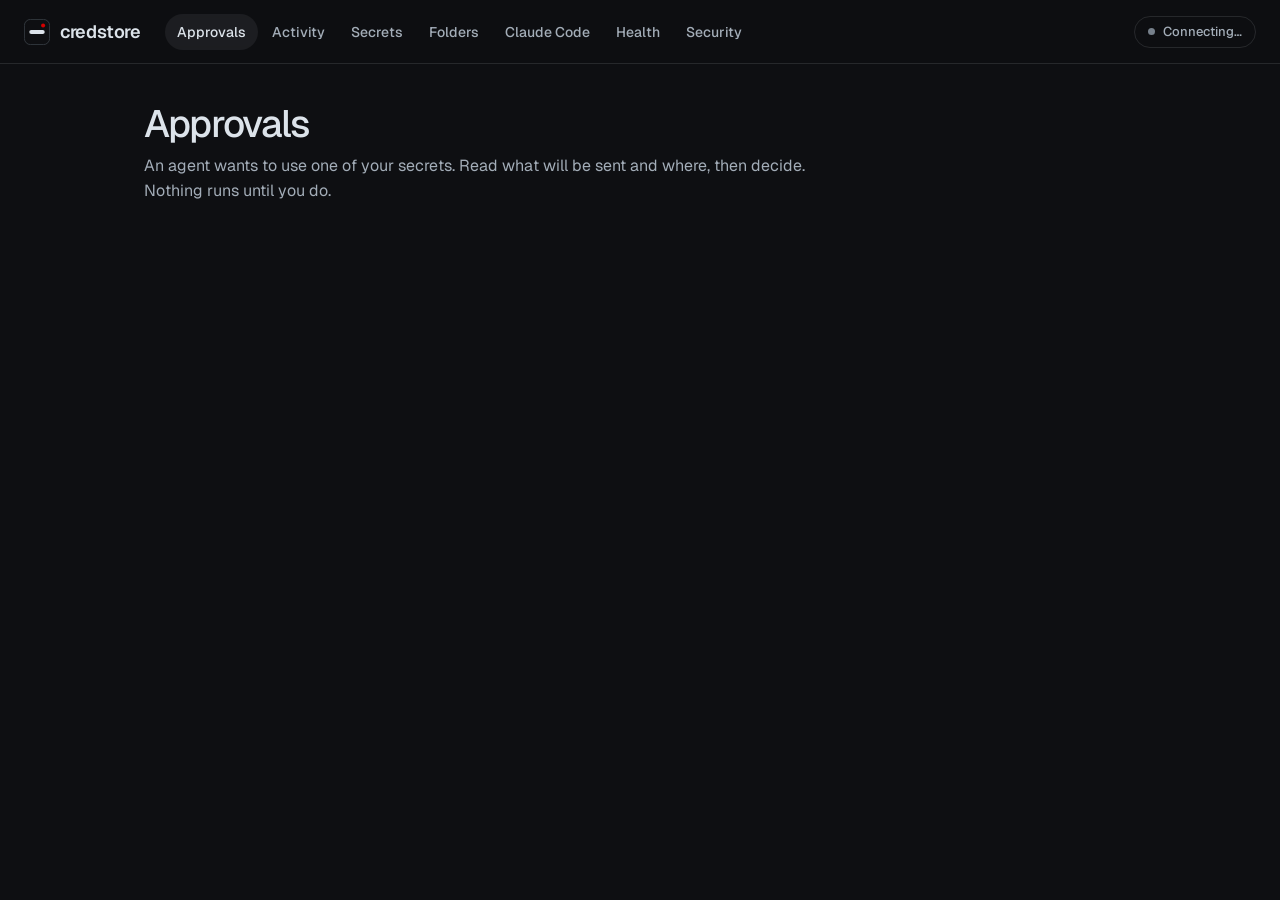
<file: app/ui/index.html>
<!doctype html>
<html lang="en">
<head>
<meta charset="utf-8">
<meta name="viewport" content="width=device-width, initial-scale=1">
<title>credstore</title>
<link rel="stylesheet" href="style.css">
</head>
<body>
<svg width="0" height="0" style="position:absolute" aria-hidden="true">
  <defs>
    <symbol id="mark" viewBox="0 0 64 64">
      <rect x="1" y="1" width="62" height="62" rx="15" fill="#0E0F12" stroke="#3A4048" stroke-width="2"/>
      <rect x="13" y="27" width="38" height="10" rx="5" fill="#DCE3EA"/>
      <circle cx="47" cy="16" r="5" fill="#D40000"/>
    </symbol>
    <symbol id="i-check" viewBox="0 0 16 16"><path d="M3 8.5l3 3 7-7" fill="none" stroke="currentColor" stroke-width="1.8" stroke-linecap="round" stroke-linejoin="round"/></symbol>
    <symbol id="i-x" viewBox="0 0 16 16"><path d="M4 4l8 8M12 4l-8 8" fill="none" stroke="currentColor" stroke-width="1.6" stroke-linecap="round"/></symbol>
    <symbol id="i-lock" viewBox="0 0 16 16"><rect x="3" y="7" width="10" height="7" rx="1.5" fill="none" stroke="currentColor" stroke-width="1.5"/><path d="M5.5 7V5a2.5 2.5 0 0 1 5 0v2" fill="none" stroke="currentColor" stroke-width="1.5"/></symbol>
    <symbol id="i-plus" viewBox="0 0 16 16"><path d="M8 3v10M3 8h10" fill="none" stroke="currentColor" stroke-width="1.7" stroke-linecap="round"/></symbol>
    <symbol id="i-folder" viewBox="0 0 16 16"><path d="M2 4.5a1 1 0 0 1 1-1h3l1.5 1.5H13a1 1 0 0 1 1 1V12a1 1 0 0 1-1 1H3a1 1 0 0 1-1-1z" fill="none" stroke="currentColor" stroke-width="1.4" stroke-linejoin="round"/></symbol>
  </defs>
</svg>

<header class="top">
  <div class="brand"><svg aria-hidden="true"><use href="#mark"/></svg><span>credstore</span></div>
  <nav class="nav" aria-label="Sections">
    <button data-mod="approvals" aria-current="page">Approvals <span class="badge" id="badge" hidden>0</span></button>
    <button data-mod="activity">Activity</button>
    <button data-mod="secrets">Secrets</button>
    <button data-mod="folders">Folders</button>
    <button data-mod="claude">Claude Code</button>
    <button data-mod="health">Health</button>
    <button data-mod="security">Security</button>
  </nav>
  <div class="status">
    <span class="pill" id="service-pill"><span class="dot" id="service-dot"></span><span id="service-text">Connecting…</span></span>
    <span class="pill" id="vault-pill" hidden><span class="dot" id="vault-dot"></span><span id="vault-text"></span></span>
    <button class="pill" id="lock" hidden><svg width="14" height="14" aria-hidden="true"><use href="#i-lock"/></svg>Lock</button>
  </div>
</header>

<main>
  <!-- Shown on every page while the daemon cannot be reached. -->
  <div class="box notice alert" id="unreachable" hidden>
    <span class="dot red"></span>
    <p><strong>credstore's service is not reachable.</strong> <span id="unreachable-detail"></span></p>
    <div class="acts"><button class="btn sm" id="retry">Try again</button><button class="btn sm primary" data-goto="health">Open Health</button></div>
  </div>

  <!-- ================= FIRST RUN ================= -->
  <!-- Opens by itself on first launch while setup is not finished; Health can reopen it. -->
  <section class="module" id="m-welcome" hidden>
    <div class="head"><div><h1>Set up credstore</h1><p class="lede">Your agents will use your API keys without ever seeing them. Two steps, and one more if you want it; each can be done again later.</p></div></div>
    <ol class="steps" id="steps"></ol>
    <div class="guide-foot">
      <button class="btn" id="guide-later" type="button">Finish later</button>
      <span class="grow msg" id="guide-msg"></span>
      <button class="btn primary" id="guide-done" type="button" disabled>Add your first secret</button>
    </div>
  </section>

  <!-- ================= APPROVALS ================= -->
  <section class="module" id="m-approvals">
    <div class="head"><div><h1>Approvals</h1><p class="lede">An agent wants to use one of your secrets. Read what will be sent and where, then decide. Nothing runs until you do.</p></div></div>
    <div class="connect-slot"></div>
    <div id="requests"></div>
    <div class="box idle" id="idle" hidden><span class="dot on"></span>No requests waiting. credstore keeps running in the tray; when an agent asks, the request appears at the top of your screen.</div>
    <div id="refused"></div>
    <p class="msg" id="approvals-msg"></p>
  </section>

  <!-- ================= ACTIVITY ================= -->
  <section class="module" id="m-activity" hidden>
    <div class="head"><div><h1>Activity</h1><p class="lede">Every request an agent made, what was decided, and what ran, from credstore's audit log. Values never appear here.</p></div></div>
    <div class="connect-slot"></div>
    <div id="activity-body" hidden>
      <div class="toolbar">
        <div class="segs" role="group" aria-label="Show" id="activity-filter">
          <button class="seg" data-f="all" aria-pressed="true">All</button>
          <button class="seg" data-f="approved" aria-pressed="false">Approved</button>
          <button class="seg" data-f="denied" aria-pressed="false">Denied</button>
          <button class="seg" data-f="refused" aria-pressed="false">Refused</button>
          <button class="seg" data-f="changes" aria-pressed="false">Changes</button>
        </div>
      </div>
      <div class="box">
        <table>
          <thead><tr><th class="label">Time</th><th class="label">Outcome</th><th class="label">Request</th><th class="label">Secret</th></tr></thead>
          <tbody id="activity-rows"></tbody>
        </table>
        <p class="empty" id="activity-empty" hidden>Nothing here yet.</p>
      </div>
    </div>
  </section>

  <!-- ================= SECRETS ================= -->
  <section class="module" id="m-secrets" hidden>
    <div class="head">
      <div><h1>Secrets</h1><p class="lede">Agents see only names and descriptions. Values go in once and never come back out.</p></div>
      <div class="actions"><button class="btn" id="add-secret"><svg width="14" height="14" aria-hidden="true"><use href="#i-plus"/></svg>Add secret</button></div>
    </div>

    <form class="box" id="vault-form" hidden>
      <div class="sec">
        <h2>Create your vault</h2>
        <p class="help">The passphrase encrypts every secret and confirms every approval. At least 12 characters. It cannot be recovered, so keep it somewhere safe.</p>
        <div class="grid2 gap-top">
          <div><label class="label field-l" for="vault-pass">Passphrase</label><input class="input" id="vault-pass" type="password" autocomplete="new-password" required></div>
          <div><label class="label field-l" for="vault-repeat">Repeat it</label><input class="input" id="vault-repeat" type="password" autocomplete="new-password" required></div>
        </div>
      </div>
      <div class="savebar"><span class="grow msg" id="vault-msg"></span><button class="btn primary">Create vault</button></div>
    </form>

    <form class="box" id="secret-form" hidden>
      <div class="sec">
        <h2 id="secret-form-title">Add a secret</h2>
        <p class="help">Agents refer to it by name. The value is encrypted at once and never shown again, here or anywhere.</p>
        <div class="grid2 gap-top">
          <div><label class="label field-l" for="secret-name">Name</label><input class="input mono" id="secret-name" placeholder="STRIPE_KEY" autocomplete="off" spellcheck="false" required></div>
          <div><label class="label field-l" for="secret-desc">Description · agents see this</label><input class="input" id="secret-desc" placeholder="What it is for" autocomplete="off"></div>
        </div>
        <div class="gap-top"><label class="label field-l" for="secret-value">Value</label><input class="input mono" id="secret-value" type="password" autocomplete="off" required></div>
      </div>
      <div class="savebar">
        <span class="grow msg" id="secret-msg"></span>
        <input class="input" id="secret-pass" type="password" autocomplete="off" placeholder="Passphrase to save" aria-label="Passphrase to save" required>
        <button class="btn" type="button" id="secret-cancel">Cancel</button><button class="btn primary">Save</button>
      </div>
    </form>

    <p class="msg" id="secrets-msg"></p>
    <div class="connect-slot"></div>
    <div class="box empty-box" id="no-secrets" hidden>No secrets yet. Add one, then tell your agent its name.</div>
    <div class="split" id="secrets-split" hidden>
      <div class="box slist" id="secret-list"></div>
      <div id="secret-detail"></div>
    </div>
  </section>

  <!-- ================= FOLDERS ================= -->
  <section class="module" id="m-folders" hidden>
    <div class="head"><div><h1>Folders</h1><p class="lede">Approved commands run as credstore's service account, inside a sandbox that can only work in folders you grant here. You own your project folders, so no admin rights are needed.</p></div></div>
    <div class="box pad">
      <div class="folder-row">
        <div class="input mono folder" id="folder-shown"><svg width="16" height="16" aria-hidden="true"><use href="#i-folder"/></svg><span id="folder-path">No folder chosen</span></div>
        <button class="btn" id="pick-folder">Choose a folder</button>
      </div>
      <div id="grant-plan" hidden>
        <p class="plan-intro">credstore will run, as you:</p>
        <pre class="cmd" id="grant-commands"></pre>
        <div class="right"><button class="btn primary" id="grant-go">Grant access</button></div>
      </div>
      <p class="msg" id="grant-msg"></p>
    </div>
  </section>

  <!-- ================= CLAUDE CODE ================= -->
  <section class="module" id="m-claude" hidden>
    <div class="head"><div><h1>Claude Code</h1><p class="lede">Lets Claude Code ask credstore for secrets, and stops it from reading <code>.env</code> files or credstore's own files directly.</p></div></div>
    <div class="box">
      <ul class="checks" id="claude-state"></ul>
      <div class="decide"><span class="hint">Your other Claude Code settings are kept.</span><p class="msg" id="claude-msg"></p><button class="btn primary" id="claude-connect">Connect Claude Code</button></div>
    </div>
  </section>

  <!-- ================= HEALTH ================= -->
  <section class="module" id="m-health" hidden>
    <div class="head"><div><h1>Health</h1><p class="lede">Checks the service, your access, file permissions and what protects your secrets on this machine.</p></div></div>
    <div class="box">
      <form class="decide flat" id="doctor-form">
        <input class="input" id="doctor-pass" type="password" autocomplete="off" placeholder="Passphrase, optional: adds the sandbox and hardening report" aria-label="Passphrase">
        <button class="btn primary">Run check</button>
        <p class="msg" id="doctor-summary"></p>
      </form>
      <ul class="checks sep" id="doctor-checks" hidden></ul>
    </div>
    <div class="box notice">
      <span class="dot"></span>
      <p>Setting up again on this computer, or after a reinstall? The setup guide walks through the vault, Claude Code and Windows Hello.</p>
      <div class="acts"><button class="btn sm" id="open-guide" type="button">Open the setup guide</button></div>
    </div>
  </section>

  <!-- ================= SECURITY ================= -->
  <section class="module" id="m-security" hidden>
    <div class="head"><div><h1>Security</h1><p class="lede">How you prove it's you, and how long the vault stays open.</p></div></div>
    <div class="box" id="hello-box" hidden>
      <div class="row">
        <div><h2>Approve with Windows Hello</h2><p>While the vault is unlocked, confirm requests with your face, fingerprint or PIN instead of the passphrase. Unlocking, changing secrets and changing these settings still need the passphrase.</p></div>
        <button class="switch" id="hello" role="switch" aria-checked="false" aria-label="Approve with Windows Hello"></button>
      </div>
      <p class="help row-msg" id="hello-note"></p>
      <p class="msg row-msg" id="hello-msg"></p>
    </div>
    <div class="connect-slot"></div>
    <div class="box" id="timers" hidden>
      <div class="row"><div><h2>Lock the vault after</h2><p>When nothing has used it for this long. Unlocking needs the passphrase again.</p></div><select class="input" id="t-idle" data-key="session_idle_secs" aria-label="Lock the vault after"></select></div>
      <div class="row"><div><h2>Approvals for a while last at most</h2><p>The longest "approve for a while" you can give. A secret's own rules can only shorten it.</p></div><select class="input" id="t-grant" data-key="grant_ttl_secs" aria-label="Approvals for a while last at most"></select></div>
      <div class="row"><div><h2>Requests wait for you</h2><p>After this, a request nobody answered is denied.</p></div><select class="input" id="t-wait" data-key="approval_timeout_secs" aria-label="Requests wait for you"></select></div>
      <p class="msg row-msg" id="timers-msg"></p>
    </div>
    <p class="fineprint" id="policy-path"></p>
  </section>
</main>

<!-- Passphrase prompt for changes (the passphrase is never kept). -->
<dialog id="ask">
  <form method="dialog" id="ask-form">
    <h2 id="ask-title">Confirm with your passphrase</h2>
    <p class="help" id="ask-text"></p>
    <input class="input" id="ask-pass" type="password" autocomplete="off" aria-label="Passphrase">
    <p class="msg" id="ask-msg"></p>
    <div class="dialog-acts"><button class="btn" type="button" id="ask-cancel">Cancel</button><button class="btn primary" id="ask-ok">Confirm</button></div>
  </form>
</dialog>

<template id="connect-tpl">
  <form class="box connect">
    <div class="sec">
      <h2>Show live requests and activity</h2>
      <p class="help">Confirm it's you once. The app keeps the connection open and never stores your passphrase.</p>
      <div class="connect-row">
        <input class="input" type="password" autocomplete="off" placeholder="Passphrase" aria-label="Passphrase">
        <button class="btn primary" value="pass">Connect</button>
        <button class="btn hello-btn" type="button" hidden>Use Windows Hello</button>
      </div>
      <p class="msg"></p>
    </div>
  </form>
</template>

<script src="shared.js"></script>
<script src="app.js"></script>
</body>
</html>
</file>
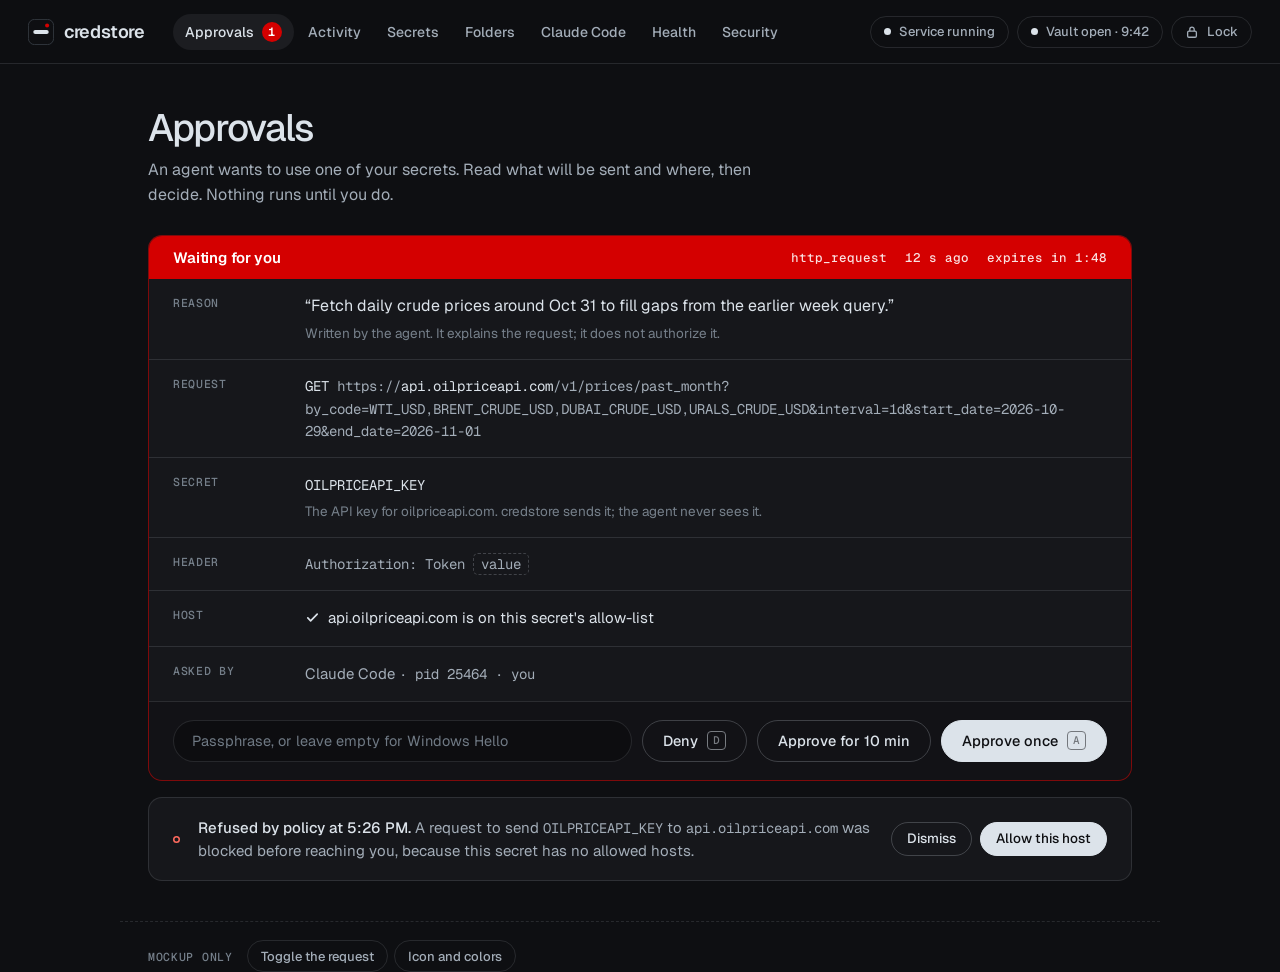
<file: design/mockup/index.html>
<!doctype html>
<html lang="en">
<head>
<meta charset="utf-8">
<meta name="viewport" content="width=device-width, initial-scale=1">
<title>credstore mockup</title>
<link rel="preconnect" href="https://fonts.googleapis.com">
<link rel="preconnect" href="https://fonts.gstatic.com" crossorigin>
<link href="https://fonts.googleapis.com/css2?family=Geist:wght@400;500;600&family=Geist+Mono:wght@400;500&display=swap" rel="stylesheet">
<style>
:root {
  /* The three owner colors */
  --obsidian: #0E0F12;   /* Obsidian black: the ground */
  --ice: #DCE3EA;        /* Ice gray: text and the primary button */
  --red: #D40000;        /* Racing red: what needs you */

  /* Derived from them */
  --text-2: #A3ADB8;                    /* secondary text */
  --text-3: #76808B;                    /* labels */
  --line: rgba(220, 227, 234, .12);     /* hairlines */
  --line-2: rgba(220, 227, 234, .22);
  --fill: rgba(220, 227, 234, .04);     /* surfaces */
  --fill-2: rgba(220, 227, 234, .07);
  --red-text: #FF6A5E;                  /* red as small text (AA on obsidian) */

  --sans: "Geist", "Segoe UI", system-ui, sans-serif;
  --mono: "Geist Mono", ui-monospace, "Cascadia Mono", Consolas, monospace;
  color-scheme: dark;
}
* { box-sizing: border-box; }
[hidden] { display: none !important; }
html, body { height: 100%; }
body {
  margin: 0; background: var(--obsidian); color: var(--ice);
  font: 15px/1.55 var(--sans); -webkit-font-smoothing: antialiased; caret-color: var(--red-text);
}
::selection { background: var(--red); color: #fff; }
::-webkit-scrollbar { width: 10px; }
::-webkit-scrollbar-thumb { background: var(--fill-2); border-radius: 10px; border: 2px solid var(--obsidian); }
:focus-visible { outline: 2px solid var(--ice); outline-offset: 2px; }
code, .mono { font-family: var(--mono); font-size: .92em; }
p { margin: 0; }

.label { font: 500 11.5px/1 var(--mono); letter-spacing: .06em; text-transform: uppercase; color: var(--text-3); }
.dot { width: 7px; height: 7px; border-radius: 50%; background: var(--text-3); flex: none; display: inline-block; }
.dot.on { background: var(--ice); }
.dot.red { background: var(--red); }
.dot.ring { background: transparent; box-shadow: inset 0 0 0 1.5px var(--red-text); }

/* ---------- Top bar ---------- */
.top {
  position: sticky; top: 0; z-index: 3;
  display: flex; align-items: center; gap: 28px;
  height: 64px; padding: 0 28px;
  background: rgba(14, 15, 18, .92); backdrop-filter: blur(10px);
  border-bottom: 1px solid var(--line);
}
.brand { display: flex; align-items: center; gap: 10px; font: 600 18px/1 var(--sans); letter-spacing: -.02em; }
.brand svg { width: 26px; height: 26px; }
.nav { display: flex; gap: 2px; }
.nav button {
  position: relative; display: flex; align-items: center; gap: 8px;
  height: 36px; padding: 0 12px; border: 0; border-radius: 999px; background: none;
  color: var(--text-2); font: 500 14px/1 var(--sans); cursor: pointer;
}
.nav button:hover { color: var(--ice); background: var(--fill); }
.nav button[aria-current="page"] { color: var(--ice); background: var(--fill-2); }
.badge { min-width: 20px; height: 20px; padding: 0 6px; border-radius: 999px; background: var(--red); color: #fff; font: 600 12px/20px var(--mono); text-align: center; }
.status { margin-left: auto; display: flex; align-items: center; gap: 8px; }
.pill {
  display: inline-flex; align-items: center; gap: 8px; height: 32px; padding: 0 13px;
  border: 1px solid var(--line); border-radius: 999px; color: var(--text-2);
  font: 500 13px/1 var(--sans); background: none; white-space: nowrap;
}
button.pill { cursor: pointer; }
button.pill:hover { color: var(--ice); border-color: var(--line-2); }

/* ---------- Page ---------- */
main { max-width: 1040px; margin: 0 auto; padding: 44px 28px 80px; }
.head { display: flex; align-items: flex-end; gap: 16px; margin-bottom: 28px; }
h1 { font: 500 38px/1.05 var(--sans); letter-spacing: -.035em; margin: 0 0 10px; }
.lede { color: var(--text-2); font-size: 16px; max-width: 60ch; }
.head .actions { margin-left: auto; }
h2 { font: 500 19px/1.3 var(--sans); letter-spacing: -.015em; margin: 0; }

.box { border: 1px solid var(--line); border-radius: 14px; background: var(--fill); }
.box + .box { margin-top: 16px; }
.pad { padding: 24px; }
.sep { border-top: 1px solid var(--line); }

/* Buttons: pills */
.btn {
  display: inline-flex; align-items: center; justify-content: center; gap: 9px;
  height: 42px; padding: 0 20px; border-radius: 999px;
  border: 1px solid var(--line-2); background: none; color: var(--ice);
  font: 500 14.5px/1 var(--sans); cursor: pointer; white-space: nowrap;
  transition: background .15s, border-color .15s, color .15s;
}
.btn:hover { background: var(--fill-2); border-color: rgba(220,227,234,.35); }
.btn.primary { background: var(--ice); border-color: var(--ice); color: var(--obsidian); }
.btn.primary:hover { background: #fff; border-color: #fff; }
.btn.danger { color: var(--red-text); border-color: rgba(255,106,94,.4); }
.btn.danger:hover { background: rgba(212,0,0,.1); border-color: var(--red-text); }
.btn.sm { height: 34px; padding: 0 15px; font-size: 13.5px; }
.btn[disabled] { opacity: .45; cursor: default; }
.btn.busy { pointer-events: none; opacity: .6; }
kbd { font: 500 11px/1 var(--mono); padding: 3px 5px; border-radius: 4px; border: 1px solid currentColor; opacity: .5; }

.input {
  height: 42px; width: 100%; padding: 0 18px; border-radius: 999px;
  border: 1px solid var(--line); background: rgba(0,0,0,.25); color: var(--ice);
  font: 400 14.5px/1 var(--sans);
}
.input::placeholder { color: #6F7984; }
.input:hover { border-color: var(--line-2); }
.input:focus { outline: none; border-color: var(--text-2); }
.input.mono { font-family: var(--mono); font-size: 13.5px; }

/* ---------- Request ---------- */
.request { overflow: hidden; border-color: rgba(212,0,0,.55); }
.req-band { display: flex; align-items: center; gap: 14px; padding: 14px 24px; background: var(--red); color: #fff; }
.req-band b { font: 600 15px/1 var(--sans); letter-spacing: -.01em; }
.req-band .meta { margin-left: auto; display: flex; gap: 18px; font: 500 12.5px/1 var(--mono); color: rgba(255,255,255,.88); }
.kv { display: grid; grid-template-columns: 132px 1fr; margin: 0; }
.kv > dt, .kv > dd { margin: 0; padding: 15px 24px; border-top: 1px solid var(--line); }
.kv > dt:first-of-type, .kv > dt:first-of-type + dd { border-top: 0; }
.kv > dt { padding-top: 18px; }
.kv > dd { color: var(--text-2); word-break: break-word; }
.kv .code { font: 400 14px/1.6 var(--mono); }
.kv .em { color: var(--ice); }
.kv .note { display: block; margin-top: 4px; font-size: 13.5px; color: var(--text-3); }
.reason { color: var(--ice); font-size: 16px; }
.slot { padding: 1px 7px; border-radius: 5px; border: 1px dashed var(--line-2); color: var(--text-2); }
.ok-line { color: var(--ice); display: inline-flex; align-items: center; gap: 8px; }
.ok-line svg { width: 15px; height: 15px; }
.decide { display: flex; flex-wrap: wrap; gap: 10px; align-items: center; padding: 18px 24px; border-top: 1px solid var(--line); background: rgba(0,0,0,.2); }
.decide .input { flex: 1 1 280px; }
.decide .msg { flex-basis: 100%; min-height: 20px; color: var(--text-2); font-size: 13.5px; display: flex; gap: 8px; align-items: center; }
.decide .msg:empty { display: none; }

.notice { display: grid; grid-template-columns: auto 1fr auto; gap: 18px; align-items: center; padding: 18px 24px; }
.notice p { color: var(--text-2); }
.notice strong { color: var(--ice); font-weight: 500; }
.notice .acts { display: flex; gap: 8px; }
.idle { display: flex; align-items: center; gap: 12px; padding: 22px 24px; color: var(--text-2); }

/* Outcome tags */
.tag { display: inline-block; padding: 4px 10px; border-radius: 999px; font: 500 12px/1.2 var(--mono); border: 1px solid var(--line-2); color: var(--text-2); white-space: nowrap; }
.tag.ok { color: var(--ice); background: var(--fill-2); border-color: transparent; }
.tag.no { color: #fff; background: var(--red); border-color: var(--red); }
.tag.ref { color: var(--red-text); border-color: rgba(255,106,94,.45); }

table { width: 100%; border-collapse: collapse; }
th { text-align: left; padding: 16px 20px 12px; }
td { padding: 15px 20px; border-top: 1px solid var(--line); vertical-align: top; color: var(--text-2); font-size: 14.5px; }
td.t { font: 400 13px/1.7 var(--mono); color: var(--text-3); white-space: nowrap; }
td .mono { color: var(--ice); }

.segs { display: inline-flex; gap: 4px; flex-wrap: wrap; }
.seg { height: 34px; padding: 0 15px; border-radius: 999px; border: 1px solid var(--line); background: none; color: var(--text-2); font: 500 13.5px/1 var(--sans); cursor: pointer; }
.seg:hover { color: var(--ice); border-color: var(--line-2); }
.seg[aria-pressed="true"] { background: var(--ice); color: var(--obsidian); border-color: var(--ice); }

/* Secrets */
.split { display: grid; grid-template-columns: 290px 1fr; gap: 16px; align-items: start; }
.slist { padding: 8px; }
.srow { display: block; width: 100%; padding: 14px 16px; border-radius: 10px; border: 0; background: none; text-align: left; color: inherit; cursor: pointer; }
.srow:hover { background: var(--fill); }
.srow[aria-current="true"] { background: var(--fill-2); }
.srow .n { font: 500 14px/1.3 var(--mono); }
.srow .d { font-size: 13.5px; color: var(--text-3); margin-top: 3px; }
.srow .h { display: flex; align-items: center; gap: 8px; margin-top: 9px; font: 400 12.5px/1 var(--mono); color: var(--text-2); }
.sec { padding: 24px; }
.sec + .sec { border-top: 1px solid var(--line); }
.help { color: var(--text-3); font-size: 14px; margin-top: 6px; max-width: 62ch; }
.grid2 { display: grid; grid-template-columns: 1fr 1fr; gap: 16px; }
.field-l { display: block; margin-bottom: 9px; }
.value { display: flex; justify-content: space-between; align-items: center; gap: 14px; padding: 6px 6px 6px 18px; border: 1px solid var(--line); border-radius: 999px; }
.value span { font: 400 13.5px/1 var(--mono); color: var(--text-2); }
.chips { display: flex; flex-wrap: wrap; gap: 8px; margin: 18px 0 12px; }
.chip { display: inline-flex; align-items: center; gap: 6px; height: 34px; padding: 0 6px 0 14px; border-radius: 999px; background: var(--fill-2); font: 400 13.5px/1 var(--mono); }
.chip button { width: 24px; height: 24px; border: 0; border-radius: 50%; background: none; color: var(--text-3); cursor: pointer; display: grid; place-items: center; }
.chip button:hover { background: var(--fill-2); color: var(--ice); }
.chip.muted { color: var(--text-3); padding-right: 14px; background: none; border: 1px dashed var(--line-2); }
.addhost { display: flex; gap: 8px; max-width: 540px; }
.savebar { display: flex; flex-wrap: wrap; align-items: center; gap: 10px; padding: 16px 24px; border-top: 1px solid var(--line); background: rgba(0,0,0,.2); border-radius: 0 0 14px 14px; }
.savebar .grow { flex: 1; display: flex; align-items: center; gap: 8px; color: var(--text-2); font-size: 14px; white-space: nowrap; }
.savebar .input { max-width: 240px; }
.danger-zone { margin: 16px 0 0 306px; display: flex; align-items: center; justify-content: space-between; gap: 16px; padding: 16px 24px; border: 1px solid rgba(255,106,94,.25); border-radius: 14px; color: var(--text-2); font-size: 14px; }

/* Checks */
.checks { list-style: none; margin: 0; padding: 0; }
.checks li { display: grid; grid-template-columns: 14px 130px 1fr; gap: 14px; align-items: baseline; padding: 15px 24px; border-top: 1px solid var(--line); color: var(--text-2); font-size: 14.5px; }
.checks li:first-child { border-top: 0; }
.checks .k { font: 500 13px/1.4 var(--mono); color: var(--ice); }
.checks .st { font: 500 11px/1 var(--mono); color: var(--text-3); margin-right: 10px; letter-spacing: .06em; }

/* Settings rows + switch */
.row { display: grid; grid-template-columns: 1fr auto; gap: 24px; align-items: center; padding: 22px 24px; }
.row + .row { border-top: 1px solid var(--line); }
.row p { color: var(--text-3); font-size: 14px; margin-top: 4px; max-width: 62ch; }
.switch { width: 48px; height: 28px; border-radius: 999px; border: 0; padding: 0; position: relative; background: var(--fill-2); cursor: pointer; box-shadow: inset 0 0 0 1px var(--line-2); transition: background .2s; }
.switch::after { content: ""; position: absolute; top: 4px; left: 4px; width: 20px; height: 20px; border-radius: 50%; background: var(--text-2); transition: transform .2s cubic-bezier(.16,1,.3,1), background .2s; }
.switch[aria-checked="true"] { background: var(--ice); box-shadow: none; }
.switch[aria-checked="true"]::after { transform: translateX(20px); background: var(--obsidian); }
@media (prefers-reduced-motion: reduce) { .switch::after { transition: none; } }
select.input { width: auto; padding-right: 40px; appearance: none; cursor: pointer; background-image: url("data:image/svg+xml,%3Csvg xmlns='http://www.w3.org/2000/svg' width='12' height='8' fill='none' stroke='%23A3ADB8' stroke-width='1.6'%3E%3Cpath d='M1 1.5l5 5 5-5'/%3E%3C/svg%3E"); background-repeat: no-repeat; background-position: right 16px center; }
select.input option { background: var(--obsidian); }
.keyline { display: flex; align-items: center; justify-content: space-between; gap: 14px; margin: 0 24px 22px; padding: 6px 6px 6px 18px; border: 1px solid var(--line); border-radius: 999px; }
.keyline span { font: 400 13px/1 var(--mono); color: var(--text-2); }

pre.cmd { margin: 16px 0 0; padding: 16px 18px; border-radius: 10px; background: rgba(0,0,0,.3); border: 1px solid var(--line); font: 400 13px/1.7 var(--mono); color: var(--text-2); white-space: pre-wrap; }

/* Icon sheet (mockup only) */
.sheet { display: grid; grid-template-columns: 1.2fr 1fr; gap: 16px; }
.sheet .box + .box { margin-top: 0; }
.sizes { display: flex; align-items: flex-end; gap: 32px; padding: 32px 28px; }
.sizes figure { margin: 0; text-align: center; }
.sizes figcaption { margin-top: 12px; }
.tbar { display: flex; gap: 6px; padding: 8px 14px; border-radius: 10px; }
.tbar.d { background: #1F1F1F; } .tbar.l { background: #EEF0F3; }
.tb { width: 40px; height: 40px; border-radius: 6px; display: grid; place-items: center; position: relative; }
.tb i { width: 22px; height: 22px; border-radius: 5px; background: #7B8590; opacity: .35; }
.tb.on::after { content: ""; position: absolute; bottom: 1px; width: 16px; height: 3px; border-radius: 2px; background: #6CA8FF; }
.tbar.d .tb.on { background: rgba(255,255,255,.07); } .tbar.l .tb.on { background: rgba(0,0,0,.05); }
.swatches { display: grid; grid-template-columns: repeat(3, 1fr); overflow: hidden; }
.sw + .sw { border-left: 1px solid var(--line); }
.sw .c { height: 110px; border-bottom: 1px solid var(--line); }
.sw .t { padding: 16px 20px; }
.sw .t b { display: block; font-weight: 500; }
.sw .t span { font: 400 13px/1.7 var(--mono); color: var(--text-2); }

.mock { max-width: 1040px; margin: -40px auto 40px; padding: 18px 28px 0; display: flex; gap: 6px; align-items: center; border-top: 1px dashed var(--line); }

@media (max-width: 1100px) {
  .top { gap: 16px; }
  .status .pill:not(#lock) { display: none; }
}
@media (max-width: 900px) {
  .top { padding: 0 16px; overflow-x: auto; }
  .brand span { display: none; }
  main { padding: 28px 16px 90px; }
  h1 { font-size: 30px; }
  .split, .grid2, .sheet { grid-template-columns: 1fr; }
  .kv { grid-template-columns: 1fr; }
  .kv > dd { border-top: 0; padding-top: 0; }
  .notice { grid-template-columns: auto 1fr; }
  .notice .acts { grid-column: 1 / -1; }
  .danger-zone { margin-left: 0; flex-wrap: wrap; }
  .checks li { grid-template-columns: 14px 1fr; }
  .checks li > span:last-child { grid-column: 2; }
  .req-band .meta span:not(:last-child) { display: none; }
  .row { grid-template-columns: 1fr; }
  .mock { display: none; }
}
</style>
</head>
<body>
<!--
THESIS: credstore as a calm, confident infrastructure console in the manner of cloudflare.com:
  flat obsidian, one clean sans, hairlines, pills. Red appears only as solid blocks for what needs you.
OWN-WORLD: obsidian #0E0F12 ground, ice gray #DCE3EA text and primary pills, 12% ice hairlines,
  4-7% ice fills, Geist + Geist Mono labels; racing red #D40000 as a full band on a waiting request,
  counts and denials. No shadows, gradients or glows.
STORY: the developer sees the red band, reads exactly what goes where with which secret, and
  approves or denies with equal ease; refusals explain themselves and offer the fix.
FIRST VIEWPORT: top bar (brand, sections as pills, status pills); large heading; the request
  with its red band, the readout, decision pills; the refused notice below.
FORM: user steer to the category standard with cloudflare.com as the craft bar (seed 2fcefde2 superseded).
FINISH: unreviewed and undocumented is unfinished; this build ends with the finish review, the verdict, and DESIGN.md
-->
<svg width="0" height="0" style="position:absolute" aria-hidden="true">
  <defs>
    <symbol id="mark" viewBox="0 0 64 64">
      <rect x="1" y="1" width="62" height="62" rx="15" fill="#0E0F12" stroke="#3A4048" stroke-width="2"/>
      <rect x="13" y="27" width="38" height="10" rx="5" fill="#DCE3EA"/>
      <circle cx="47" cy="16" r="5" fill="#D40000"/>
    </symbol>
    <symbol id="i-check" viewBox="0 0 16 16"><path d="M3 8.5l3 3 7-7" fill="none" stroke="currentColor" stroke-width="1.8" stroke-linecap="round" stroke-linejoin="round"/></symbol>
    <symbol id="i-x" viewBox="0 0 16 16"><path d="M4 4l8 8M12 4l-8 8" fill="none" stroke="currentColor" stroke-width="1.6" stroke-linecap="round"/></symbol>
    <symbol id="i-lock" viewBox="0 0 16 16"><rect x="3" y="7" width="10" height="7" rx="1.5" fill="none" stroke="currentColor" stroke-width="1.5"/><path d="M5.5 7V5a2.5 2.5 0 0 1 5 0v2" fill="none" stroke="currentColor" stroke-width="1.5"/></symbol>
    <symbol id="i-plus" viewBox="0 0 16 16"><path d="M8 3v10M3 8h10" fill="none" stroke="currentColor" stroke-width="1.7" stroke-linecap="round"/></symbol>
    <symbol id="i-folder" viewBox="0 0 16 16"><path d="M2 4.5a1 1 0 0 1 1-1h3l1.5 1.5H13a1 1 0 0 1 1 1V12a1 1 0 0 1-1 1H3a1 1 0 0 1-1-1z" fill="none" stroke="currentColor" stroke-width="1.4" stroke-linejoin="round"/></symbol>
  </defs>
</svg>

<header class="top">
  <div class="brand"><svg aria-hidden="true"><use href="#mark"/></svg><span>credstore</span></div>
  <nav class="nav" aria-label="Sections">
    <button data-mod="approvals" aria-current="page">Approvals <span class="badge" id="badge">1</span></button>
    <button data-mod="activity">Activity</button>
    <button data-mod="secrets">Secrets</button>
    <button data-mod="folders">Folders</button>
    <button data-mod="claude">Claude Code</button>
    <button data-mod="health">Health</button>
    <button data-mod="security">Security</button>
  </nav>
  <div class="status">
    <span class="pill" title="The credstore service is running"><span class="dot on"></span>Service running</span>
    <span class="pill" title="Locks after 10 minutes unused"><span class="dot on"></span><span id="vault-state">Vault open · 9:42</span></span>
    <button class="pill" id="lock"><svg width="14" height="14"><use href="#i-lock"/></svg>Lock</button>
  </div>
</header>

<main>
  <!-- ================= APPROVALS ================= -->
  <section class="module" id="m-approvals">
    <div class="head"><div><h1>Approvals</h1><p class="lede">An agent wants to use one of your secrets. Read what will be sent and where, then decide. Nothing runs until you do.</p></div></div>

    <article class="box request" id="req">
      <div class="req-band">
        <b>Waiting for you</b>
        <div class="meta"><span>http_request</span><span>12 s ago</span><span>expires in 1:48</span></div>
      </div>
      <dl class="kv">
        <dt class="label">Reason</dt>
        <dd><span class="reason">“Fetch daily crude prices around Oct 31 to fill gaps from the earlier week query.”</span><span class="note">Written by the agent. It explains the request; it does not authorize it.</span></dd>
        <dt class="label">Request</dt>
        <dd class="code"><span class="em">GET</span> https://<span class="em">api.oilpriceapi.com</span>/v1/prices/past_month?by_code=WTI_USD,BRENT_CRUDE_USD,DUBAI_CRUDE_USD,URALS_CRUDE_USD&amp;interval=1d&amp;start_date=2026-10-29&amp;end_date=2026-11-01</dd>
        <dt class="label">Secret</dt>
        <dd><span class="code em">OILPRICEAPI_KEY</span><span class="note">The API key for oilpriceapi.com. credstore sends it; the agent never sees it.</span></dd>
        <dt class="label">Header</dt>
        <dd class="code">Authorization: Token <span class="slot">value</span></dd>
        <dt class="label">Host</dt>
        <dd><span class="ok-line"><svg><use href="#i-check"/></svg>api.oilpriceapi.com is on this secret's allow-list</span></dd>
        <dt class="label">Asked by</dt>
        <dd>Claude Code <span class="code">· pid 25464 · you</span></dd>
      </dl>
      <div class="decide">
        <input class="input" id="pass" type="password" autocomplete="off" placeholder="Passphrase, or leave empty for Windows Hello" aria-label="Passphrase">
        <button class="btn" id="deny">Deny <kbd>D</kbd></button>
        <button class="btn" id="session">Approve for 10 min</button>
        <button class="btn primary" id="once">Approve once <kbd>A</kbd></button>
        <p class="msg" id="msg"></p>
      </div>
    </article>

    <div class="box idle" id="idle" hidden><span class="dot on"></span>No requests waiting. credstore keeps running in the tray and notifies you when an agent asks.</div>

    <article class="box notice">
      <span class="dot ring"></span>
      <p><strong>Refused by policy at 5:26 PM.</strong> A request to send <span class="mono">OILPRICEAPI_KEY</span> to <span class="mono">api.oilpriceapi.com</span> was blocked before reaching you, because this secret has no allowed hosts.</p>
      <div class="acts"><button class="btn sm">Dismiss</button><button class="btn sm primary" data-goto="secrets">Allow this host</button></div>
    </article>
  </section>

  <!-- ================= ACTIVITY ================= -->
  <section class="module" id="m-activity" hidden>
    <div class="head"><div><h1>Activity</h1><p class="lede">Every request an agent made, what you decided, and what ran. Values never appear here.</p></div></div>
    <div style="display:flex;align-items:center;gap:12px;margin-bottom:16px;flex-wrap:wrap">
      <div class="segs" role="group" aria-label="Filter">
        <button class="seg" aria-pressed="true">All</button><button class="seg" aria-pressed="false">Approved</button><button class="seg" aria-pressed="false">Denied</button><button class="seg" aria-pressed="false">Refused</button>
      </div>
      <span class="pill" style="margin-left:auto"><span class="dot on"></span>Log verified, nothing altered</span>
    </div>
    <div class="box">
      <table>
        <thead><tr><th class="label">Time</th><th class="label">Outcome</th><th class="label">Request</th><th class="label">Secret</th></tr></thead>
        <tbody>
          <tr><td class="t">17:41:08</td><td><span class="tag ok">approved once</span></td><td><span class="mono">GET api.oilpriceapi.com</span><br>/v1/prices/past_month · 200 · 3.1 KB</td><td class="mono">OILPRICEAPI_KEY</td></tr>
          <tr><td class="t">17:33:52</td><td><span class="tag ok">approved 10 min</span></td><td><span class="mono">GET api.oilpriceapi.com</span><br>/v1/prices/latest · 200 · Windows Hello</td><td class="mono">OILPRICEAPI_KEY</td></tr>
          <tr><td class="t">17:30:15</td><td><span class="tag no">denied</span></td><td><span class="mono">curl -H "Authorization: Token $OILPRICEAPI_KEY" …</span><br>C:/Users/you/projects/oil-dash</td><td class="mono">OILPRICEAPI_KEY</td></tr>
          <tr><td class="t">17:26:40</td><td><span class="tag ref">refused</span></td><td><span class="mono">GET api.oilpriceapi.com</span><br>no allowed hosts for this secret</td><td class="mono">OILPRICEAPI_KEY</td></tr>
          <tr><td class="t">17:12:03</td><td><span class="tag">secret added</span></td><td>from the app</td><td class="mono">OILPRICEAPI_KEY</td></tr>
        </tbody>
      </table>
    </div>
    <p class="label" style="margin-top:14px">Example data</p>
  </section>

  <!-- ================= SECRETS ================= -->
  <section class="module" id="m-secrets" hidden>
    <div class="head"><div><h1>Secrets</h1><p class="lede">Agents see only names and descriptions. Values go in once and never come back out.</p></div><div class="actions"><button class="btn"><svg width="14" height="14"><use href="#i-plus"/></svg>Add secret</button></div></div>
    <div class="split">
      <div class="box slist">
        <button class="srow" aria-current="true"><div class="n">OILPRICEAPI_KEY</div><div class="d">The API key for oilpriceapi.com</div><div class="h"><span class="dot on"></span>1 allowed host</div></button>
        <button class="srow"><div class="n">GITHUB_TOKEN</div><div class="d">Fine-grained token, repo read</div><div class="h"><span class="dot ring"></span>no allowed hosts</div></button>
      </div>
      <div class="box">
        <div class="sec">
          <div class="grid2">
            <div><label class="label field-l" for="sn">Name</label><input class="input mono" id="sn" value="OILPRICEAPI_KEY" readonly></div>
            <div><label class="label field-l" for="sd">Description · agents see this</label><input class="input" id="sd" value="The API key for oilpriceapi.com"></div>
          </div>
          <div style="margin-top:18px"><span class="label field-l">Value</span><div class="value"><span>stored Nov 7 · never shown</span><button class="btn sm">Replace value</button></div></div>
        </div>
        <div class="sec">
          <h2>Where it may be sent</h2>
          <p class="help">credstore sends this secret only to these hosts when an agent asks for an HTTPS request. Commands that use it are not limited by this list.</p>
          <div class="segs" role="group" aria-label="Network" style="margin-top:18px"><button class="seg" aria-pressed="false">Anywhere</button><button class="seg" aria-pressed="true">Only these hosts</button><button class="seg" aria-pressed="false">Nowhere</button></div>
          <div class="chips" id="chips"><span class="chip">api.oilpriceapi.com<button aria-label="Remove api.oilpriceapi.com"><svg width="12" height="12"><use href="#i-x"/></svg></button></span></div>
          <form class="addhost" id="addhost"><input class="input mono" id="hostin" placeholder="api.example.com, *.example.com or host:8443" aria-label="Add a host"><button class="btn">Add</button></form>
        </div>
        <div class="sec">
          <h2>Commands it may run with</h2>
          <p class="help">Empty means any command you approve. A pattern like <code>curl *api.oilpriceapi.com*</code> refuses everything else before it reaches you.</p>
          <div class="chips"><span class="chip muted">any command</span></div>
        </div>
        <div class="savebar">
          <span class="grow"><span class="dot red"></span>1 unsaved change</span>
          <input class="input" type="password" placeholder="Passphrase to save" aria-label="Passphrase to save">
          <button class="btn">Discard</button><button class="btn primary">Save</button>
        </div>
      </div>
    </div>
    <div class="danger-zone"><span>Remove <span class="mono" style="color:var(--ice)">OILPRICEAPI_KEY</span> from the vault. Agents using it will start failing.</span><button class="btn sm danger">Remove secret</button></div>
  </section>

  <!-- ================= FOLDERS ================= -->
  <section class="module" id="m-folders" hidden>
    <div class="head"><div><h1>Folders</h1><p class="lede">Approved commands run as credstore's service account, inside a sandbox that can only work in folders you grant here. You own your project folders, so no admin rights are needed.</p></div></div>
    <div class="box pad">
      <div style="display:flex;gap:10px;flex-wrap:wrap">
        <div class="input mono" style="display:flex;align-items:center;gap:10px;flex:1 1 320px"><svg width="16" height="16" style="color:var(--text-3)"><use href="#i-folder"/></svg>C:/Users/you/projects/oil-dash</div>
        <button class="btn">Choose another</button>
      </div>
      <p style="margin-top:20px;color:var(--text-2)">credstore will run, as you:</p>
      <pre class="cmd">icacls "C:\Users\you\projects\oil-dash" /grant "NT SERVICE\credstore:(OI)(CI)M"
icacls "C:\Users\you\projects\oil-dash" /grant *S-1-15-2-1183488846-…:(OI)(CI)M</pre>
      <div style="display:flex;justify-content:flex-end;margin-top:18px"><button class="btn primary">Grant access</button></div>
    </div>
  </section>

  <!-- ================= CLAUDE CODE ================= -->
  <section class="module" id="m-claude" hidden>
    <div class="head"><div><h1>Claude Code</h1><p class="lede">Lets Claude Code ask credstore for secrets, and stops it from reading <code>.env</code> files or credstore's own files directly.</p></div></div>
    <div class="box">
      <ul class="checks">
        <li><span class="dot on"></span><span class="k">connected</span><span>credstore is available to Claude Code in every folder</span></li>
        <li><span class="dot on"></span><span class="k">deny rules</span><span><code>.env</code> files, <code>~/.credstore</code> and <code>C:/ProgramData/credstore</code> are blocked from reading</span></li>
        <li><span class="dot on"></span><span class="k">tools</span><span>credstore's tools are not allowlisted, so Claude Code asks you too</span></li>
      </ul>
      <div class="decide"><span style="margin-right:auto;color:var(--text-3);font-size:14px">Your other Claude Code settings are kept; the old file is backed up.</span><button class="btn" disabled>Connected</button></div>
    </div>
  </section>

  <!-- ================= HEALTH ================= -->
  <section class="module" id="m-health" hidden>
    <div class="head"><div><h1>Health</h1><p class="lede">Checks the service, your access, file permissions and what protects your secrets on this machine.</p></div></div>
    <div class="box">
      <div class="decide" style="border-top:0">
        <input class="input" type="password" placeholder="Passphrase, optional: adds the sandbox and hardening report" aria-label="Passphrase">
        <button class="btn primary">Run check</button>
        <p class="msg"><span class="dot on"></span>No failures, no warnings · just now</p>
      </div>
      <ul class="checks sep">
        <li><span class="dot on"></span><span class="k">service</span><span><span class="st">OK</span>installed and running</span></li>
        <li><span class="dot"></span><span class="k">groups</span><span><span class="st">INFO</span>not active in this session yet; the service lets you in directly, so everything works</span></li>
        <li><span class="dot on"></span><span class="k">vault</span><span><span class="st">OK</span>your account cannot read or write it</span></li>
        <li><span class="dot on"></span><span class="k">agent</span><span><span class="st">OK</span>reachable, service identity checked, 2 secrets listed</span></li>
        <li><span class="dot on"></span><span class="k">memory</span><span><span class="st">OK</span>your account cannot open the service's memory</span></li>
        <li><span class="dot on"></span><span class="k">page file</span><span><span class="st">OK</span>encrypted</span></li>
        <li><span class="dot"></span><span class="k">sandbox</span><span><span class="st">INFO</span>AppContainer inside a Job Object: only granted folders, no network unless allowed</span></li>
      </ul>
    </div>
  </section>

  <!-- ================= SECURITY ================= -->
  <section class="module" id="m-security" hidden>
    <div class="head"><div><h1>Security</h1><p class="lede">How you prove it's you, and how long the vault stays open.</p></div></div>
    <div class="box">
      <div class="row">
        <div><h2>Approve with Windows Hello</h2><p>While the vault is unlocked, confirm requests with your face, fingerprint or PIN instead of the passphrase. Unlocking, changing secrets and policy still need the passphrase.</p></div>
        <button class="switch" id="hello" role="switch" aria-checked="true" aria-label="Approve with Windows Hello"></button>
      </div>
      <div class="keyline" id="keyline"><span>key 3f9a·07c2·c21e · LAPTOP-L2GSFFE2 · added Nov 7</span><button class="btn sm danger">Remove key</button></div>
    </div>
    <div class="box">
      <div class="row"><div><h2>Lock the vault after</h2><p>When nothing has used it for this long. Unlocking needs the passphrase.</p></div><select class="input" aria-label="Lock after"><option>5 minutes</option><option selected>10 minutes</option><option>30 minutes</option><option>every request</option></select></div>
      <div class="row"><div><h2>Approvals for a while last at most</h2><p>The longest "approve for a while" you can give for one secret and folder.</p></div><select class="input" aria-label="Session length"><option>5 minutes</option><option selected>10 minutes</option><option>1 hour</option></select></div>
      <div class="row"><div><h2>Requests wait for you</h2><p>After this, a request is denied automatically.</p></div><select class="input" aria-label="Request timeout"><option selected>2 minutes</option><option>5 minutes</option></select></div>
    </div>
  </section>

  <!-- ================= ICON + COLORS (mockup only) ================= -->
  <section class="module" id="m-icon" hidden>
    <div class="head"><div><h1>Icon and colors</h1><p class="lede">Mockup sheet, not part of the app. The mark is a key's opening on an obsidian tile, with one red light: the same red that means a request is waiting for you.</p></div></div>
    <div class="sheet">
      <div class="box sizes">
        <figure><svg width="128" height="128"><use href="#mark"/></svg><figcaption class="label">256 · installer</figcaption></figure>
        <figure><svg width="48" height="48"><use href="#mark"/></svg><figcaption class="label">48</figcaption></figure>
        <figure><svg width="32" height="32"><use href="#mark"/></svg><figcaption class="label">32</figcaption></figure>
        <figure><svg width="16" height="16"><use href="#mark"/></svg><figcaption class="label">16 · tray</figcaption></figure>
      </div>
      <div class="box pad" style="display:grid;gap:14px;align-content:center">
        <div class="tbar d"><span class="tb"><i></i></span><span class="tb"><i></i></span><span class="tb on"><svg width="24" height="24"><use href="#mark"/></svg></span><span class="tb"><i></i></span></div>
        <div class="tbar l"><span class="tb"><i></i></span><span class="tb"><i></i></span><span class="tb on"><svg width="24" height="24"><use href="#mark"/></svg></span><span class="tb"><i></i></span></div>
        <span class="label">Taskbar, dark and light</span>
      </div>
    </div>
    <div class="box swatches" style="margin-top:16px">
      <div class="sw"><div class="c" style="background:#0E0F12"></div><div class="t"><b>Obsidian black</b><span>#0E0F12</span></div></div>
      <div class="sw"><div class="c" style="background:#DCE3EA"></div><div class="t"><b>Ice gray</b><span>#DCE3EA</span></div></div>
      <div class="sw"><div class="c" style="background:#D40000"></div><div class="t"><b>Racing red</b><span>#D40000</span></div></div>
    </div>
  </section>
</main>

<div class="mock"><span class="label" style="margin-right:8px">Mockup only</span>
  <button class="pill" id="toggle-idle">Toggle the request</button>
  <button class="pill" id="to-icon">Icon and colors</button>
</div>

<script>
const $ = (s) => document.querySelector(s);
function show(mod) {
  document.querySelectorAll(".module").forEach((m) => (m.hidden = m.id !== "m-" + mod));
  document.querySelectorAll(".nav button").forEach((b) => b.dataset.mod === mod ? b.setAttribute("aria-current", "page") : b.removeAttribute("aria-current"));
  window.scrollTo(0, 0);
}
document.querySelectorAll(".nav button").forEach((b) => b.addEventListener("click", () => show(b.dataset.mod)));
document.querySelectorAll("[data-goto]").forEach((b) => b.addEventListener("click", () => show(b.dataset.goto)));
$("#to-icon").addEventListener("click", () => show("icon"));

function done(cls, text) {
  $("#msg").innerHTML = `<span class="tag ${cls}">${text}</span>`;
  setTimeout(() => { $("#req").hidden = true; $("#idle").hidden = false; $("#badge").hidden = true; }, 1100);
}
function approve(text) {
  document.querySelectorAll(".decide .btn").forEach((b) => b.classList.add("busy"));
  if (!$("#pass").value) {
    $("#msg").innerHTML = '<span class="dot on"></span>Confirm with Windows Hello…';
    setTimeout(() => done("ok", text), 1400);
  } else { $("#pass").value = ""; done("ok", text); }
}
$("#once").onclick = () => approve("approved once");
$("#session").onclick = () => approve("approved for 10 min");
$("#deny").onclick = () => done("no", "denied");
document.addEventListener("keydown", (e) => {
  if (e.target.matches("input, select") || $("#req").hidden || $("#m-approvals").hidden) return;
  if (e.key.toLowerCase() === "a") approve("approved once");
  if (e.key.toLowerCase() === "d") done("no", "denied");
});
$("#toggle-idle").onclick = () => {
  const showReq = $("#req").hidden;
  $("#req").hidden = !showReq; $("#idle").hidden = showReq; $("#badge").hidden = !showReq;
  $("#msg").textContent = "";
  document.querySelectorAll(".decide .btn").forEach((b) => b.classList.remove("busy"));
  show("approvals");
};
$("#hello").onclick = (e) => {
  const on = e.currentTarget.getAttribute("aria-checked") === "true";
  e.currentTarget.setAttribute("aria-checked", String(!on));
  $("#keyline").hidden = on;
};
$("#lock").onclick = () => { $("#vault-state").textContent = "Vault locked"; };
$("#addhost").onsubmit = (e) => {
  e.preventDefault();
  const v = $("#hostin").value.trim(); if (!v) return;
  const c = document.createElement("span"); c.className = "chip"; c.textContent = v;
  const x = document.createElement("button"); x.setAttribute("aria-label", "Remove " + v);
  x.innerHTML = '<svg width="12" height="12"><use href="#i-x"/></svg>'; x.onclick = () => c.remove();
  c.append(x); $("#chips").append(c); $("#hostin").value = "";
};
document.querySelectorAll(".chip button").forEach((b) => (b.onclick = () => b.closest(".chip").remove()));
document.querySelectorAll(".segs").forEach((g) => g.addEventListener("click", (e) => {
  const b = e.target.closest(".seg"); if (!b) return;
  g.querySelectorAll(".seg").forEach((s) => s.setAttribute("aria-pressed", String(s === b)));
}));
</script>
</body>
</html>
</file>
<file: app/ui/style.css>
/* credstore app. Obsidian ground, ice gray text and primary pills, racing red only for what
   needs the human: a waiting request, counts, denials. Hairlines and flat fills; no
   shadows, gradients or glows. Visual record: docs/VISUAL.md. */

@font-face {
  font-family: "Geist";
  src: url("fonts/geist-latin-wght-normal.woff2") format("woff2");
  font-weight: 100 900;
  font-display: swap;
}
@font-face {
  font-family: "Geist Mono";
  src: url("fonts/geist-mono-latin-wght-normal.woff2") format("woff2");
  font-weight: 100 900;
  font-display: swap;
}

:root {
  --obsidian: #0E0F12;   /* obsidian black: the ground */
  --ice: #DCE3EA;        /* ice gray: text and the primary button */
  --red: #D40000;        /* racing red: what needs you */

  --text-2: #A3ADB8;
  --text-3: #76808B;
  --line: rgba(220, 227, 234, .12);
  --line-2: rgba(220, 227, 234, .22);
  --fill: rgba(220, 227, 234, .04);
  --fill-2: rgba(220, 227, 234, .07);
  --red-text: #FF6A5E;   /* red as small text (AA on obsidian) */

  --sans: "Geist", "Segoe UI", system-ui, sans-serif;
  --mono: "Geist Mono", ui-monospace, "Cascadia Mono", Consolas, monospace;
  color-scheme: dark;
}
* { box-sizing: border-box; }
[hidden] { display: none !important; }
html, body { min-height: 100%; }
body {
  margin: 0; background: var(--obsidian); color: var(--ice);
  font: 15px/1.55 var(--sans); -webkit-font-smoothing: antialiased; caret-color: var(--red-text);
}
::selection { background: var(--red); color: #fff; }
::-webkit-scrollbar { width: 10px; height: 10px; }
::-webkit-scrollbar-thumb { background: var(--fill-2); border-radius: 10px; border: 2px solid var(--obsidian); }
:focus-visible { outline: 2px solid var(--ice); outline-offset: 2px; }
code, .mono { font-family: var(--mono); font-size: .92em; }
p { margin: 0; }

.label { font: 500 11.5px/1 var(--mono); letter-spacing: .06em; text-transform: uppercase; color: var(--text-3); }
.dot { width: 7px; height: 7px; border-radius: 50%; background: var(--text-3); flex: none; display: inline-block; }
.dot.on { background: var(--ice); }
.dot.red { background: var(--red); }
.dot.ring { background: transparent; box-shadow: inset 0 0 0 1.5px var(--red-text); }

/* ---------- Top bar ---------- */
.top {
  position: sticky; top: 0; z-index: 3;
  display: flex; align-items: center; gap: 24px;
  height: 64px; padding: 0 24px;
  background: rgba(14, 15, 18, .94); backdrop-filter: blur(10px);
  border-bottom: 1px solid var(--line);
}
.brand { display: flex; align-items: center; gap: 10px; font: 600 18px/1 var(--sans); letter-spacing: -.02em; }
.brand svg { width: 26px; height: 26px; }
.nav { display: flex; gap: 2px; }
.nav button {
  display: flex; align-items: center; gap: 8px;
  height: 36px; padding: 0 12px; border: 0; border-radius: 999px; background: none;
  color: var(--text-2); font: 500 14px/1 var(--sans); cursor: pointer; white-space: nowrap;
}
.nav button:hover { color: var(--ice); background: var(--fill); }
.nav button[aria-current="page"] { color: var(--ice); background: var(--fill-2); }
.badge { min-width: 20px; height: 20px; padding: 0 6px; border-radius: 999px; background: var(--red); color: #fff; font: 600 12px/20px var(--mono); text-align: center; }
.status { margin-left: auto; display: flex; align-items: center; gap: 8px; }
.pill {
  display: inline-flex; align-items: center; gap: 8px; height: 32px; padding: 0 13px;
  border: 1px solid var(--line); border-radius: 999px; color: var(--text-2);
  font: 500 13px/1 var(--sans); background: none; white-space: nowrap;
}
button.pill { cursor: pointer; }
button.pill:hover { color: var(--ice); border-color: var(--line-2); }

/* ---------- Page ---------- */
main { max-width: 1040px; margin: 0 auto; padding: 40px 24px 80px; }
.head { display: flex; align-items: flex-end; gap: 16px; margin-bottom: 28px; }
h1 { font: 500 38px/1.05 var(--sans); letter-spacing: -.035em; margin: 0 0 10px; }
.lede { color: var(--text-2); font-size: 16px; max-width: 62ch; }
.head .actions { margin-left: auto; }
h2 { font: 500 19px/1.3 var(--sans); letter-spacing: -.015em; margin: 0; }

.box { border: 1px solid var(--line); border-radius: 14px; background: var(--fill); }
.box + .box, .box + #requests:not(:empty), #requests > .box + .box, #refused > .box, #requests + .box { margin-top: 16px; }
.pad { padding: 24px; }
.sep { border-top: 1px solid var(--line); }
.gap-top { margin-top: 18px; }
.right { display: flex; justify-content: flex-end; margin-top: 18px; }
.empty, .empty-box { padding: 22px 24px; color: var(--text-2); }
#timers { margin-top: 16px; }
.fineprint { margin-top: 16px; color: var(--text-3); font-size: 13px; }
.alert { margin-bottom: 24px; border-color: rgba(212,0,0,.55); }

/* Buttons: pills */
.btn {
  display: inline-flex; align-items: center; justify-content: center; gap: 9px;
  height: 42px; padding: 0 20px; border-radius: 999px;
  border: 1px solid var(--line-2); background: none; color: var(--ice);
  font: 500 14.5px/1 var(--sans); cursor: pointer; white-space: nowrap;
  transition: background .15s, border-color .15s, color .15s;
}
.btn:hover { background: var(--fill-2); border-color: rgba(220,227,234,.35); }
.btn.primary { background: var(--ice); border-color: var(--ice); color: var(--obsidian); }
.btn.primary:hover { background: #fff; border-color: #fff; }
.btn.danger { color: var(--red-text); border-color: rgba(255,106,94,.4); }
.btn.danger:hover { background: rgba(212,0,0,.1); border-color: var(--red-text); }
.btn.sm { height: 34px; padding: 0 15px; font-size: 13.5px; }
.btn[disabled] { opacity: .45; cursor: default; pointer-events: none; }
.btn.busy { pointer-events: none; opacity: .6; }
kbd { font: 500 11px/1 var(--mono); padding: 3px 5px; border-radius: 4px; border: 1px solid currentColor; opacity: .5; }

.input {
  height: 42px; width: 100%; padding: 0 18px; border-radius: 999px;
  border: 1px solid var(--line); background: rgba(0,0,0,.25); color: var(--ice);
  font: 400 14.5px/1 var(--sans);
}
.input::placeholder { color: #6F7984; }
.input:hover { border-color: var(--line-2); }
.input:focus { outline: none; border-color: var(--text-2); }
.input.mono { font-family: var(--mono); font-size: 13.5px; }
.input[readonly] { color: var(--text-2); }

.msg { color: var(--text-2); font-size: 13.5px; }
.msg:empty, .help.row-msg:empty { display: none; }
.help.row-msg { margin-top: 0; }
.msg.ok { color: var(--ice); }
.msg.bad { color: var(--red-text); }
#secrets-msg, #grant-msg, #approvals-msg { margin-top: 14px; }

/* ---------- Request ---------- */
.request { overflow: hidden; border-color: rgba(212,0,0,.55); }
.req-band { display: flex; align-items: center; gap: 14px; padding: 14px 24px; background: var(--red); color: #fff; }
.req-band b { font: 600 15px/1 var(--sans); letter-spacing: -.01em; }
.req-band .meta { margin-left: auto; display: flex; gap: 18px; font: 500 12.5px/1 var(--mono); color: rgba(255,255,255,.88); }
.kv { display: grid; grid-template-columns: 132px 1fr; margin: 0; }
.kv > dt, .kv > dd { margin: 0; padding: 15px 24px; border-top: 1px solid var(--line); }
.kv > dt:first-of-type, .kv > dt:first-of-type + dd { border-top: 0; }
.kv > dt { padding-top: 18px; }
.kv > dd { color: var(--text-2); word-break: break-word; }
.kv .code { font: 400 14px/1.6 var(--mono); }
.kv .em { color: var(--ice); }
.kv .note { display: block; margin-top: 4px; font-size: 13.5px; color: var(--text-3); }
.reason { color: var(--ice); font-size: 16px; }
.gap-line { display: block; color: var(--red-text); }
.decide { display: flex; flex-wrap: wrap; gap: 10px; align-items: center; padding: 18px 24px; border-top: 1px solid var(--line); background: rgba(0,0,0,.2); }
.decide.flat { border-top: 0; border-radius: 14px 14px 0 0; }
.decide .input { flex: 1 1 280px; }
.decide .msg { flex-basis: 100%; }
.decide .hint { margin-right: auto; color: var(--text-3); font-size: 14px; }

.notice { display: grid; grid-template-columns: auto 1fr auto; gap: 18px; align-items: center; padding: 18px 24px; }
.notice p { color: var(--text-2); }
.notice strong { color: var(--ice); font-weight: 500; }
.notice .acts { display: flex; gap: 8px; }
.notice .msg { grid-column: 2 / -1; }
.idle { display: flex; align-items: center; gap: 12px; padding: 22px 24px; color: var(--text-2); }

/* Connect */
.connect { margin-bottom: 16px; }
.connect-row { display: flex; flex-wrap: wrap; gap: 10px; margin-top: 18px; max-width: 640px; }
.connect-row .input { flex: 1 1 240px; }
.connect .msg { margin-top: 12px; }

/* Outcome tags */
.tag { display: inline-block; padding: 4px 10px; border-radius: 999px; font: 500 12px/1.2 var(--mono); border: 1px solid var(--line-2); color: var(--text-2); white-space: nowrap; }
.tag.ok { color: var(--ice); background: var(--fill-2); border-color: transparent; }
.tag.no { color: #fff; background: var(--red); border-color: var(--red); }
.tag.ref { color: var(--red-text); border-color: rgba(255,106,94,.45); }

.toolbar { display: flex; align-items: center; gap: 12px; margin-bottom: 16px; flex-wrap: wrap; }
table { width: 100%; border-collapse: collapse; }
th { text-align: left; padding: 16px 20px 12px; }
td { padding: 15px 20px; border-top: 1px solid var(--line); vertical-align: top; color: var(--text-2); font-size: 14.5px; }
td.t { font: 400 13px/1.7 var(--mono); color: var(--text-3); white-space: nowrap; }
td .mono { color: var(--ice); word-break: break-all; }
td .sub { display: block; margin-top: 2px; font-size: 13.5px; color: var(--text-3); word-break: break-word; }
td .fix { margin-top: 10px; }

.segs { display: inline-flex; gap: 4px; flex-wrap: wrap; }
.seg { height: 34px; padding: 0 15px; border-radius: 999px; border: 1px solid var(--line); background: none; color: var(--text-2); font: 500 13.5px/1 var(--sans); cursor: pointer; }
.seg:hover { color: var(--ice); border-color: var(--line-2); }
.seg[aria-pressed="true"] { background: var(--ice); color: var(--obsidian); border-color: var(--ice); }

/* Secrets */
#vault-form, #secret-form { margin-bottom: 16px; }
.split { display: grid; grid-template-columns: 290px 1fr; gap: 16px; align-items: start; }
.slist { padding: 8px; }
.srow { display: block; width: 100%; padding: 14px 16px; border-radius: 10px; border: 0; background: none; text-align: left; color: inherit; cursor: pointer; font: inherit; }
.srow:hover { background: var(--fill); }
.srow[aria-current="true"] { background: var(--fill-2); }
.srow .n { font: 500 14px/1.3 var(--mono); word-break: break-all; }
.srow .d { font-size: 13.5px; color: var(--text-3); margin-top: 3px; }
.srow .h { display: flex; align-items: center; gap: 8px; margin-top: 9px; font: 400 12.5px/1 var(--mono); color: var(--text-2); }
.sec { padding: 24px; }
.sec + .sec { border-top: 1px solid var(--line); }
.help { color: var(--text-3); font-size: 14px; margin-top: 6px; max-width: 62ch; }
.grid2 { display: grid; grid-template-columns: 1fr 1fr; gap: 16px; }
.field-l { display: block; margin-bottom: 9px; }
.value { display: flex; justify-content: space-between; align-items: center; gap: 14px; padding: 6px 6px 6px 18px; border: 1px solid var(--line); border-radius: 999px; }
.value span { font: 400 13.5px/1 var(--mono); color: var(--text-2); }
.chips { display: flex; flex-wrap: wrap; gap: 8px; margin: 18px 0 12px; }
.chip { display: inline-flex; align-items: center; gap: 6px; height: 34px; padding: 0 6px 0 14px; border-radius: 999px; background: var(--fill-2); font: 400 13.5px/1 var(--mono); max-width: 100%; }
.chip > span { overflow: hidden; text-overflow: ellipsis; white-space: nowrap; }
.chip button { width: 24px; height: 24px; flex: none; border: 0; border-radius: 50%; background: none; color: var(--text-3); cursor: pointer; display: grid; place-items: center; }
.chip button:hover { background: var(--fill-2); color: var(--ice); }
.chip.muted { color: var(--text-3); padding-right: 14px; background: none; border: 1px dashed var(--line-2); }
.addhost { display: flex; gap: 8px; max-width: 540px; }
.savebar { display: flex; flex-wrap: wrap; align-items: center; gap: 10px; padding: 16px 24px; border-top: 1px solid var(--line); background: rgba(0,0,0,.2); border-radius: 0 0 14px 14px; }
.savebar .grow { flex: 1 1 140px; display: flex; align-items: center; gap: 8px; color: var(--text-2); font-size: 14px; }
.savebar .grow.msg:empty { display: flex; }
.savebar .input { flex: 0 1 210px; }
.danger-zone { margin-top: 16px; display: flex; align-items: center; justify-content: space-between; gap: 16px; padding: 16px 24px; border: 1px solid rgba(255,106,94,.25); border-radius: 14px; color: var(--text-2); font-size: 14px; }
.readonly-note { padding: 14px 24px; border-top: 1px solid var(--line); color: var(--text-3); font-size: 13.5px; }

/* Folders */
.folder-row { display: flex; gap: 10px; flex-wrap: wrap; }
.folder { display: flex; align-items: center; gap: 10px; flex: 1 1 320px; color: var(--text-2); overflow: hidden; }
.folder svg { color: var(--text-3); flex: none; }
.folder span { overflow: hidden; text-overflow: ellipsis; white-space: nowrap; }
.plan-intro { margin-top: 20px; color: var(--text-2); }
pre.cmd { margin: 12px 0 0; padding: 16px 18px; border-radius: 10px; background: rgba(0,0,0,.3); border: 1px solid var(--line); font: 400 13px/1.7 var(--mono); color: var(--text-2); white-space: pre-wrap; word-break: break-all; }

/* Checks */
.checks { list-style: none; margin: 0; padding: 0; }
.checks li { display: grid; grid-template-columns: 14px 130px 1fr; gap: 14px; align-items: baseline; padding: 15px 24px; border-top: 1px solid var(--line); color: var(--text-2); font-size: 14.5px; }
.checks li:first-child { border-top: 0; }
.checks .k { font: 500 13px/1.4 var(--mono); color: var(--ice); }
.checks .st { font: 500 11px/1 var(--mono); color: var(--text-3); margin-right: 10px; letter-spacing: .06em; }
.checks .st.fail { color: var(--red-text); }

/* Settings rows + switch */
.row { display: grid; grid-template-columns: 1fr auto; gap: 24px; align-items: center; padding: 22px 24px; }
.row + .row { border-top: 1px solid var(--line); }
.row p { color: var(--text-3); font-size: 14px; margin-top: 4px; max-width: 62ch; }
.row-msg { padding: 0 24px 18px; }
.switch { width: 48px; height: 28px; border-radius: 999px; border: 0; padding: 0; position: relative; background: var(--fill-2); cursor: pointer; box-shadow: inset 0 0 0 1px var(--line-2); transition: background .2s; }
.switch::after { content: ""; position: absolute; top: 4px; left: 4px; width: 20px; height: 20px; border-radius: 50%; background: var(--text-2); transition: transform .2s cubic-bezier(.16,1,.3,1), background .2s; }
.switch[aria-checked="true"] { background: var(--ice); box-shadow: none; }
.switch[aria-checked="true"]::after { transform: translateX(20px); background: var(--obsidian); }
.switch[disabled] { opacity: .45; cursor: default; }
@media (prefers-reduced-motion: reduce) { .switch::after, .btn { transition: none; } }
select.input { width: 220px; padding-right: 40px; appearance: none; cursor: pointer; background-image: url("data:image/svg+xml,%3Csvg xmlns='http://www.w3.org/2000/svg' width='12' height='8' fill='none' stroke='%23A3ADB8' stroke-width='1.6'%3E%3Cpath d='M1 1.5l5 5 5-5'/%3E%3C/svg%3E"); background-repeat: no-repeat; background-position: right 16px center; }
select.input option { background: var(--obsidian); }

/* Passphrase dialog */
dialog { width: min(460px, calc(100vw - 32px)); padding: 0; border: 1px solid var(--line-2); border-radius: 14px; background: var(--obsidian); color: var(--ice); }
dialog::backdrop { background: rgba(14, 15, 18, .7); }
dialog form { padding: 24px; }
dialog .input { margin-top: 18px; }
dialog .msg { margin-top: 10px; }
.dialog-acts { display: flex; justify-content: flex-end; gap: 10px; margin-top: 20px; }

@media (max-width: 1100px) {
  .top { gap: 16px; }
  #service-pill { display: none; }
}
@media (max-width: 900px) {
  .top { padding: 0 16px; overflow-x: auto; scrollbar-width: none; }
  .top::-webkit-scrollbar { display: none; }
  .brand span { display: none; }
  main { padding: 28px 16px 90px; }
  h1 { font-size: 30px; }
  .split, .grid2 { grid-template-columns: 1fr; }
  .kv { grid-template-columns: 1fr; }
  .kv > dd { border-top: 0; padding-top: 0; }
  .notice { grid-template-columns: auto 1fr; }
  .notice .acts { grid-column: 1 / -1; }
  .danger-zone { flex-wrap: wrap; }
  .checks li { grid-template-columns: 14px 1fr; }
  .checks li > span:last-child { grid-column: 2; }
  .req-band .meta span:not(:last-child) { display: none; }
  .row { grid-template-columns: 1fr; }
}

/* ---------------------------------------------------------------- first-run guide */

body.guiding .nav, body.guiding #lock { visibility: hidden; }
.steps { list-style: none; margin: 0; padding: 0; display: grid; gap: 12px; }
.step { border: 1px solid var(--line); border-radius: 14px; background: var(--fill); }
.step.active { border-color: var(--line-2); }
.step-head { display: flex; align-items: center; gap: 14px; padding: 18px 24px; }
.step-num {
  width: 28px; height: 28px; border-radius: 50%; flex: none; display: grid; place-items: center;
  font: 500 13px/1 var(--mono); border: 1px solid var(--line-2); color: var(--text-2);
}
.step.active .step-num { background: var(--ice); border-color: var(--ice); color: var(--obsidian); }
.step.done .step-num { background: none; border-color: var(--ice); color: var(--ice); }
.step-head h2 { flex: 1; }
.step-state { font: 500 11.5px/1 var(--mono); letter-spacing: .06em; text-transform: uppercase; color: var(--text-3); }
.step.done .step-state { color: var(--ice); }
.step-body { padding: 0 24px 22px 66px; display: grid; gap: 14px; }
.step-body .help { margin: 0; }
.step-acts { display: flex; flex-wrap: wrap; gap: 10px; align-items: center; }
.step-acts .input { flex: 0 1 280px; }
.guide-foot { display: flex; align-items: center; gap: 12px; margin-top: 24px; }
.guide-foot #guide-done { margin-left: auto; }
@media (max-width: 760px) { .step-body { padding-left: 24px; } }
</file>
